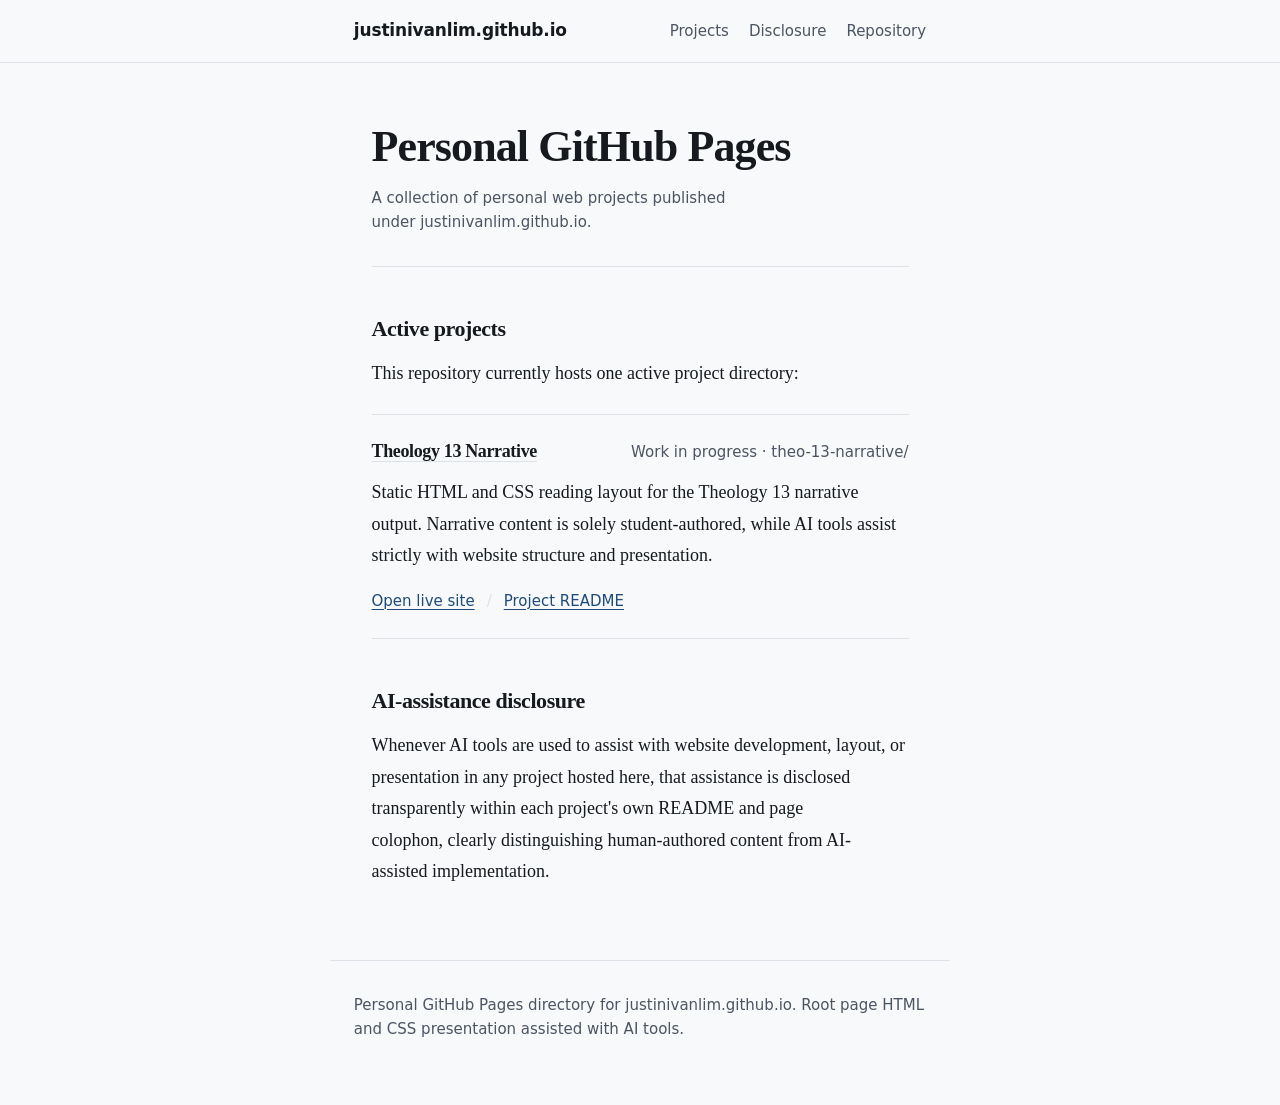
<file: index.html>
<!DOCTYPE html>
<html lang="en">
<head>
  <meta charset="UTF-8">
  <meta name="viewport" content="width=device-width, initial-scale=1.0">
  <meta name="robots" content="noindex, nofollow">
  <meta name="color-scheme" content="light dark">
  <meta name="description" content="Personal GitHub Pages index and active project directory for justinivanlim.github.io.">
  <title>justinivanlim.github.io</title>
  <link rel="stylesheet" href="styles.css">
</head>
<body>
  <a class="skip-link" href="#page-title">Skip to main content</a>

  <header class="site-header">
    <div class="header-inner">
      <a class="site-title" href="./">justinivanlim.github.io</a>
      <nav aria-label="Primary">
        <a href="#projects">Projects</a>
        <a href="#disclosure">Disclosure</a>
        <a href="https://github.com/justinivanlim/justinivanlim.github.io">Repository</a>
      </nav>
    </div>
  </header>

  <main class="reading-lane">
    <article>
      <header class="page-header">
        <h1 id="page-title" tabindex="-1">Personal GitHub Pages</h1>
        <p class="subtitle">A collection of personal web projects published under justinivanlim.github.io.</p>
      </header>

      <section id="projects" aria-labelledby="projects-heading">
        <h2 id="projects-heading">Active projects</h2>
        <p>This repository currently hosts one active project directory:</p>

        <ul class="project-list">
          <li class="project-item">
            <div class="project-header">
              <h3 class="project-name"><a href="./theo-13-narrative/">Theology 13 Narrative</a></h3>
              <span class="project-meta">Work in progress · theo-13-narrative/</span>
            </div>
            <p class="project-summary">Static HTML and CSS reading layout for the Theology 13 narrative output. Narrative content is solely student-authored, while AI tools assist strictly with website structure and presentation.</p>
            <p class="project-links">
              <a href="./theo-13-narrative/">Open live site</a>
              <span class="link-sep" aria-hidden="true">/</span>
              <a href="https://github.com/justinivanlim/justinivanlim.github.io/blob/main/theo-13-narrative/README.md">Project README</a>
            </p>
          </li>
        </ul>
      </section>

      <section id="disclosure" aria-labelledby="disclosure-heading">
        <h2 id="disclosure-heading">AI-assistance disclosure</h2>
        <p>Whenever AI tools are used to assist with website development, layout, or presentation in any project hosted here, that assistance is disclosed transparently within each project's own README and page colophon, clearly distinguishing human-authored content from AI-assisted implementation.</p>
      </section>
    </article>
  </main>

  <footer class="colophon">
    <p>Personal GitHub Pages directory for justinivanlim.github.io. Root page HTML and CSS presentation assisted with AI tools.</p>
  </footer>
</body>
</html>
</file>
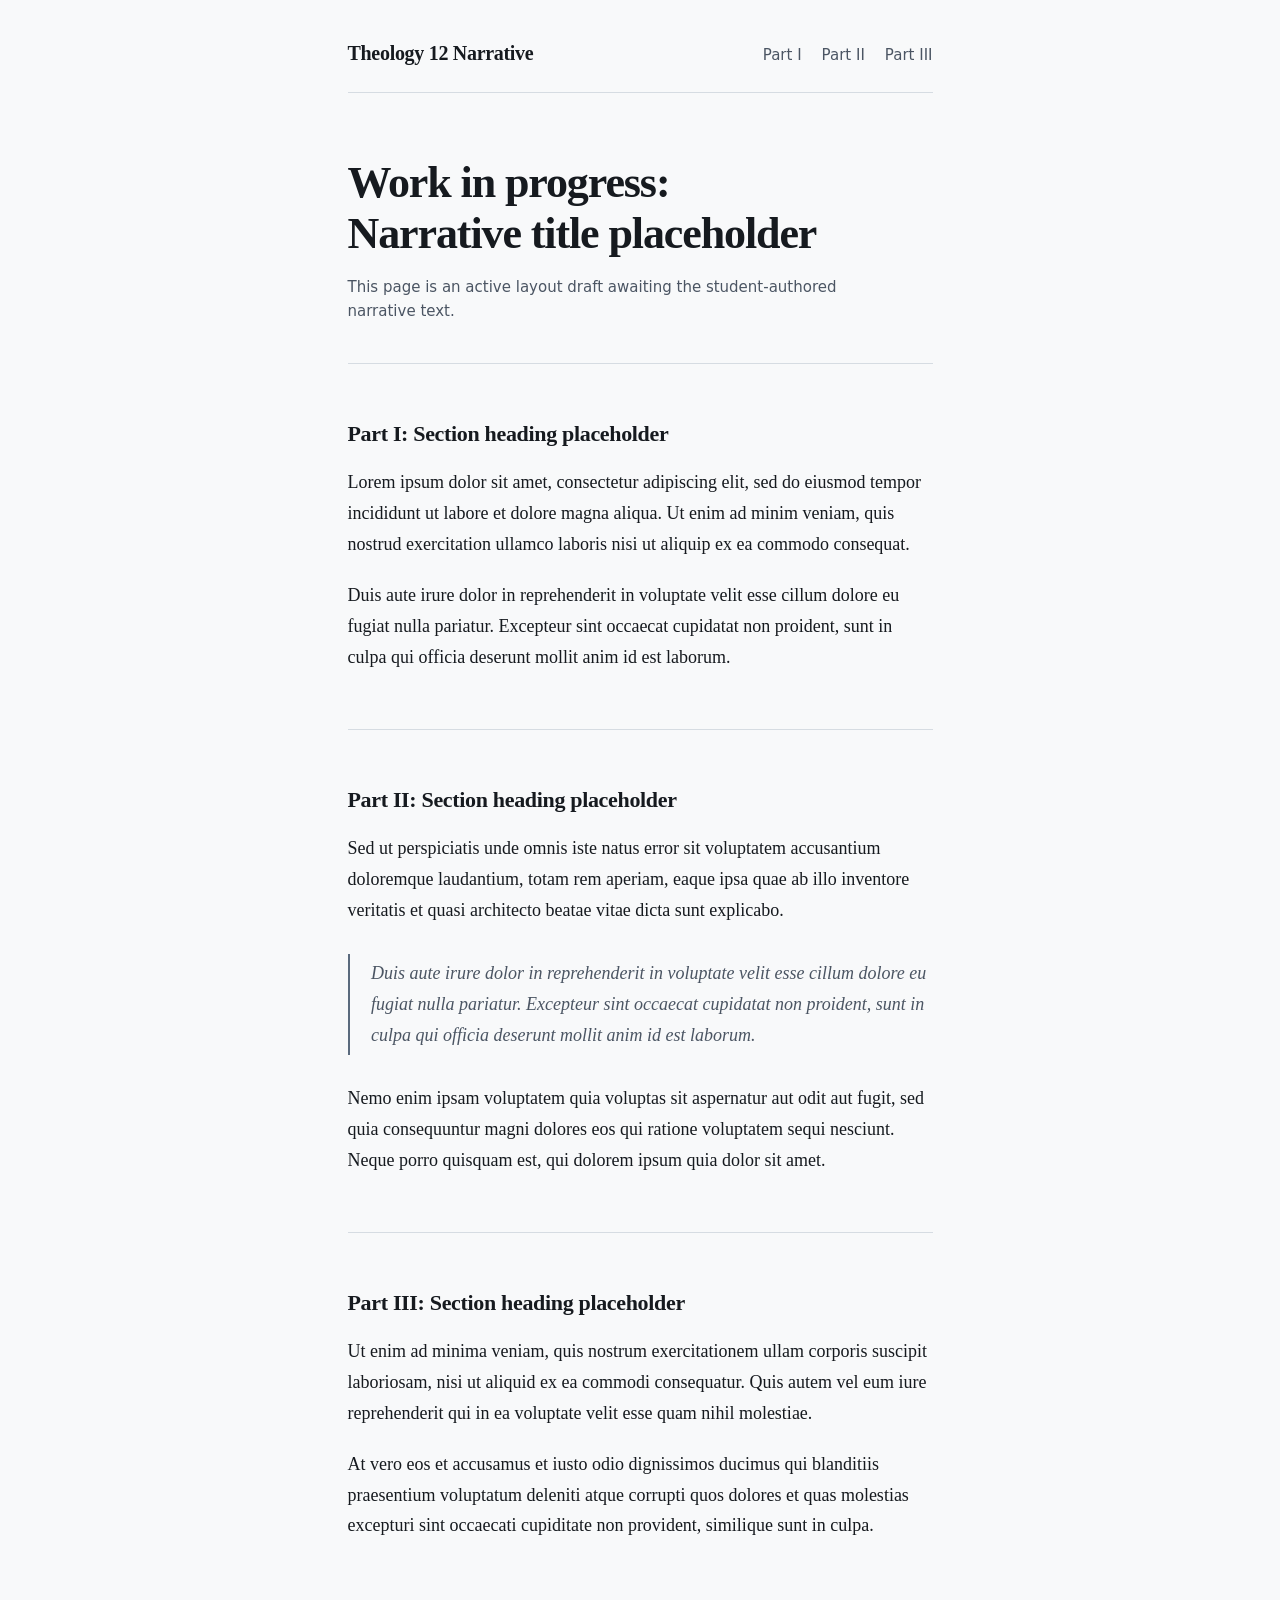
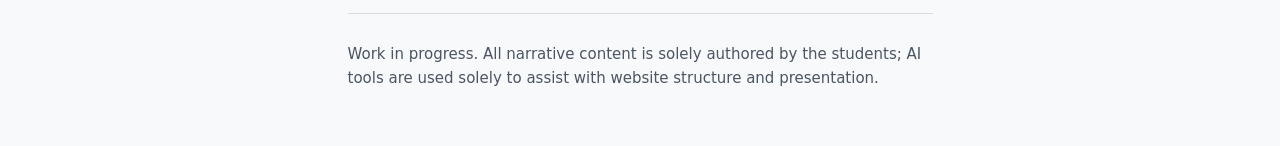
<file: theo-12-narrative/index.html>
<!DOCTYPE html>
<html lang="en">
<head>
  <meta charset="utf-8">
  <meta name="viewport" content="width=device-width, initial-scale=1.0">
  <meta name="color-scheme" content="light dark">
  <meta name="robots" content="noindex, nofollow">
  <meta name="description" content="Work-in-progress layout draft for the Theology 12 student-authored narrative.">
  <title>Work in progress | Theology 12 Narrative</title>
  <link rel="stylesheet" href="styles.css">
</head>
<body id="top">
  <a class="skip-link" href="#narrative-title">Skip to narrative</a>

  <header class="site-header">
    <a class="site-title" href="#top">Theology 12 Narrative</a>
    <nav aria-label="Narrative parts">
      <ul class="nav-list">
        <li><a href="#part-1">Part I</a></li>
        <li><a href="#part-2">Part II</a></li>
        <li><a href="#part-3">Part III</a></li>
      </ul>
    </nav>
  </header>

  <main class="site-main">
    <article class="narrative">
      <header class="article-header">
        <h1 id="narrative-title" tabindex="-1">Work in progress: Narrative title placeholder</h1>
        <p class="article-subtitle">This page is an active layout draft awaiting the student-authored narrative text.</p>
      </header>

      <section class="narrative-section" id="part-1">
        <h2>Part I: Section heading placeholder</h2>
        <p>Lorem ipsum dolor sit amet, consectetur adipiscing elit, sed do eiusmod tempor incididunt ut labore et dolore magna aliqua. Ut enim ad minim veniam, quis nostrud exercitation ullamco laboris nisi ut aliquip ex ea commodo consequat.</p>
        <p>Duis aute irure dolor in reprehenderit in voluptate velit esse cillum dolore eu fugiat nulla pariatur. Excepteur sint occaecat cupidatat non proident, sunt in culpa qui officia deserunt mollit anim id est laborum.</p>
      </section>

      <section class="narrative-section" id="part-2">
        <h2>Part II: Section heading placeholder</h2>
        <p>Sed ut perspiciatis unde omnis iste natus error sit voluptatem accusantium doloremque laudantium, totam rem aperiam, eaque ipsa quae ab illo inventore veritatis et quasi architecto beatae vitae dicta sunt explicabo.</p>
        <blockquote>
          <p>Duis aute irure dolor in reprehenderit in voluptate velit esse cillum dolore eu fugiat nulla pariatur. Excepteur sint occaecat cupidatat non proident, sunt in culpa qui officia deserunt mollit anim id est laborum.</p>
        </blockquote>
        <p>Nemo enim ipsam voluptatem quia voluptas sit aspernatur aut odit aut fugit, sed quia consequuntur magni dolores eos qui ratione voluptatem sequi nesciunt. Neque porro quisquam est, qui dolorem ipsum quia dolor sit amet.</p>
      </section>

      <section class="narrative-section" id="part-3">
        <h2>Part III: Section heading placeholder</h2>
        <p>Ut enim ad minima veniam, quis nostrum exercitationem ullam corporis suscipit laboriosam, nisi ut aliquid ex ea commodi consequatur. Quis autem vel eum iure reprehenderit qui in ea voluptate velit esse quam nihil molestiae.</p>
        <p>At vero eos et accusamus et iusto odio dignissimos ducimus qui blanditiis praesentium voluptatum deleniti atque corrupti quos dolores et quas molestias excepturi sint occaecati cupiditate non provident, similique sunt in culpa.</p>
      </section>
    </article>
  </main>

  <footer class="site-footer">
    <p class="footer-colophon">Work in progress. All narrative content is solely authored by the students; AI tools are used solely to assist with website structure and presentation.</p>
  </footer>
</body>
</html>
</file>
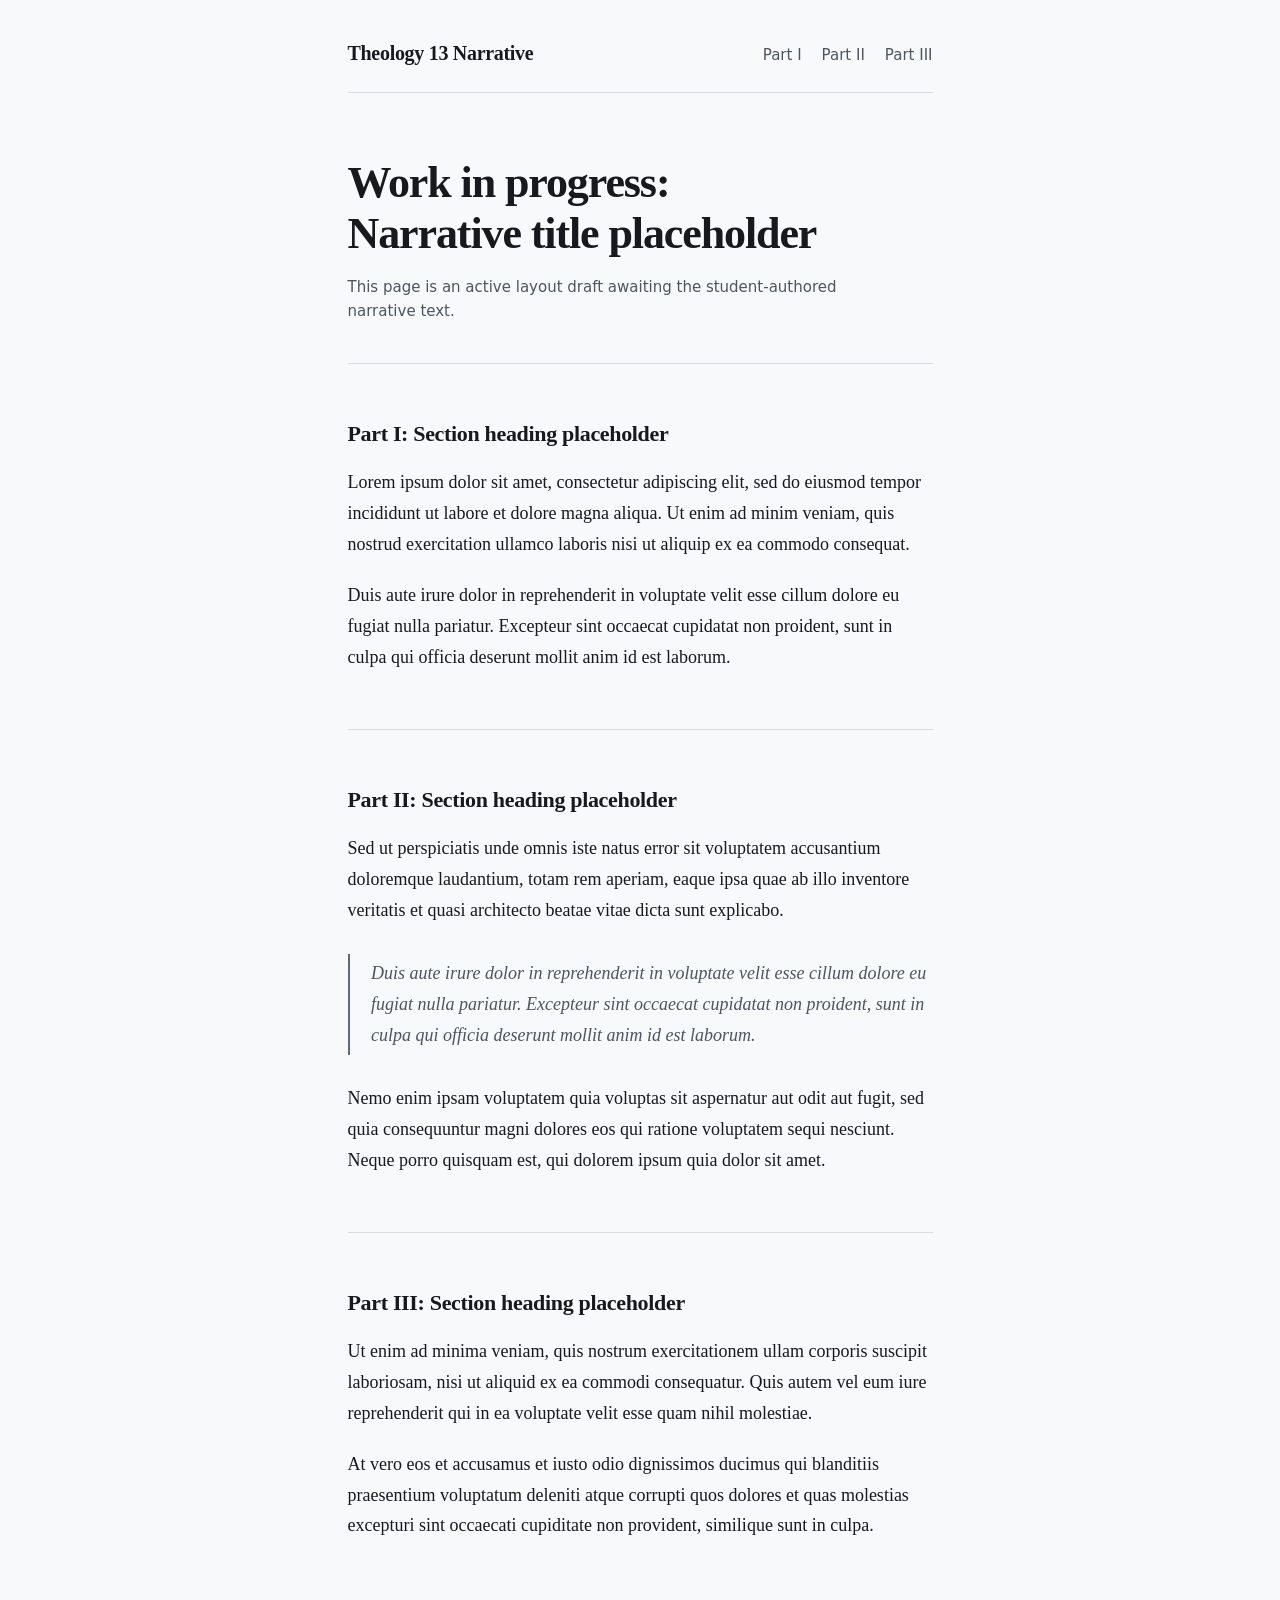
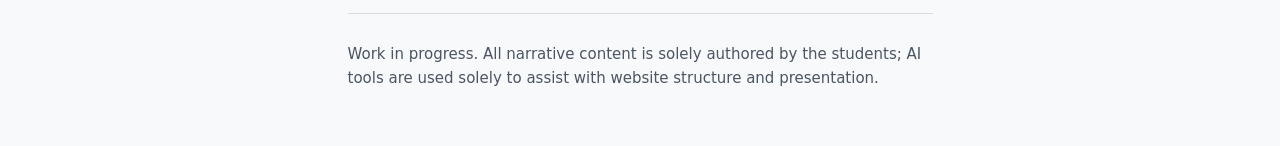
<file: theo-13-narrative/index.html>
<!DOCTYPE html>
<html lang="en">
<head>
  <meta charset="utf-8">
  <meta name="viewport" content="width=device-width, initial-scale=1.0">
  <meta name="color-scheme" content="light dark">
  <meta name="robots" content="noindex, nofollow">
  <meta name="description" content="Work-in-progress layout draft for the Theology 13 student-authored narrative.">
  <title>Work in progress | Theology 13 Narrative</title>
  <link rel="stylesheet" href="styles.css">
</head>
<body id="top">
  <a class="skip-link" href="#narrative-title">Skip to narrative</a>

  <header class="site-header">
    <a class="site-title" href="#top">Theology 13 Narrative</a>
    <nav aria-label="Narrative parts">
      <ul class="nav-list">
        <li><a href="#part-1">Part I</a></li>
        <li><a href="#part-2">Part II</a></li>
        <li><a href="#part-3">Part III</a></li>
      </ul>
    </nav>
  </header>

  <main class="site-main">
    <article class="narrative">
      <header class="article-header">
        <h1 id="narrative-title" tabindex="-1">Work in progress: Narrative title placeholder</h1>
        <p class="article-subtitle">This page is an active layout draft awaiting the student-authored narrative text.</p>
      </header>

      <section class="narrative-section" id="part-1">
        <h2>Part I: Section heading placeholder</h2>
        <p>Lorem ipsum dolor sit amet, consectetur adipiscing elit, sed do eiusmod tempor incididunt ut labore et dolore magna aliqua. Ut enim ad minim veniam, quis nostrud exercitation ullamco laboris nisi ut aliquip ex ea commodo consequat.</p>
        <p>Duis aute irure dolor in reprehenderit in voluptate velit esse cillum dolore eu fugiat nulla pariatur. Excepteur sint occaecat cupidatat non proident, sunt in culpa qui officia deserunt mollit anim id est laborum.</p>
      </section>

      <section class="narrative-section" id="part-2">
        <h2>Part II: Section heading placeholder</h2>
        <p>Sed ut perspiciatis unde omnis iste natus error sit voluptatem accusantium doloremque laudantium, totam rem aperiam, eaque ipsa quae ab illo inventore veritatis et quasi architecto beatae vitae dicta sunt explicabo.</p>
        <blockquote>
          <p>Duis aute irure dolor in reprehenderit in voluptate velit esse cillum dolore eu fugiat nulla pariatur. Excepteur sint occaecat cupidatat non proident, sunt in culpa qui officia deserunt mollit anim id est laborum.</p>
        </blockquote>
        <p>Nemo enim ipsam voluptatem quia voluptas sit aspernatur aut odit aut fugit, sed quia consequuntur magni dolores eos qui ratione voluptatem sequi nesciunt. Neque porro quisquam est, qui dolorem ipsum quia dolor sit amet.</p>
      </section>

      <section class="narrative-section" id="part-3">
        <h2>Part III: Section heading placeholder</h2>
        <p>Ut enim ad minima veniam, quis nostrum exercitationem ullam corporis suscipit laboriosam, nisi ut aliquid ex ea commodi consequatur. Quis autem vel eum iure reprehenderit qui in ea voluptate velit esse quam nihil molestiae.</p>
        <p>At vero eos et accusamus et iusto odio dignissimos ducimus qui blanditiis praesentium voluptatum deleniti atque corrupti quos dolores et quas molestias excepturi sint occaecati cupiditate non provident, similique sunt in culpa.</p>
      </section>
    </article>
  </main>

  <footer class="site-footer">
    <p class="footer-colophon">Work in progress. All narrative content is solely authored by the students; AI tools are used solely to assist with website structure and presentation.</p>
  </footer>
</body>
</html>
</file>
<file: styles.css>
@layer reset, tokens, base, layout, components;

@layer reset {
  *, *::before, *::after {
    box-sizing: border-box;
  }

  html {
    scroll-behavior: smooth;
    -webkit-text-size-adjust: 100%;
  }

  body {
    margin: 0;
  }

  h1, h2, h3, p, ul {
    margin: 0;
  }

  ul {
    padding: 0;
    list-style: none;
  }
}

@layer tokens {
  :root {
    color-scheme: light dark;

    --bg: #f8f9fa;
    --surface: #ffffff;
    --ink: #161a1f;
    --muted: #4b5563;
    --border: #dde2e8;
    --accent: #1e4b7a;
    --accent-hover: #15385c;

    --font-serif: Georgia, "Iowan Old Style", "Palatino Linotype", serif;
    --font-sans: system-ui, -apple-system, "Segoe UI", Roboto, sans-serif;

    --text-heading: 1.375rem;
    --text-body: 1.125rem;
    --text-sm: 0.9375rem;

    --measure: 65ch;
    --ease: cubic-bezier(0.22, 1, 0.36, 1);
    --duration: 180ms;
  }

  @media (prefers-color-scheme: dark) {
    :root {
      --bg: #101419;
      --surface: #171d24;
      --ink: #edf1f5;
      --muted: #9aa5b1;
      --border: #27303b;
      --accent: #8ab8e6;
      --accent-hover: #b1d1f2;
    }
  }

  @supports (color: light-dark(white, black)) {
    :root {
      --bg: light-dark(#f8f9fa, #101419);
      --surface: light-dark(#ffffff, #171d24);
      --ink: light-dark(#161a1f, #edf1f5);
      --muted: light-dark(#4b5563, #9aa5b1);
      --border: light-dark(#dde2e8, #27303b);
      --accent: light-dark(#1e4b7a, #8ab8e6);
      --accent-hover: light-dark(#15385c, #b1d1f2);
    }
  }
}

@layer base {
  body {
    background-color: var(--bg);
    color: var(--ink);
    font-family: var(--font-serif);
    font-size: var(--text-body);
    line-height: 1.75;
    text-rendering: optimizeLegibility;
  }

  h1, h2, h3 {
    font-family: var(--font-serif);
    color: var(--ink);
    line-height: 1.25;
    letter-spacing: -0.02em;
    text-wrap: balance;
  }

  h1 {
    font-size: clamp(2rem, 5vw, 2.75rem);
    font-weight: 700;
    margin-block-end: 0.75rem;
  }

  h2 {
    font-size: var(--text-heading);
    font-weight: 600;
    margin-block: 3rem 1rem;
  }

  h3 {
    font-size: var(--text-body);
    font-weight: 600;
  }

  p {
    margin-block-end: 1.25rem;
    text-wrap: pretty;
  }

  p:last-child {
    margin-block-end: 0;
  }

  a {
    color: var(--accent);
    text-decoration-thickness: 1px;
    text-underline-offset: 0.2em;
    transition: color var(--duration) var(--ease);
  }

  a:hover {
    color: var(--accent-hover);
  }

  :focus-visible {
    outline: 2px solid var(--accent);
    outline-offset: 3px;
    border-radius: 2px;
  }
}

@layer layout {
  .site-header {
    border-block-end: 1px solid var(--border);
    font-family: var(--font-sans);
    font-size: var(--text-sm);
  }

  .header-inner {
    max-inline-size: var(--measure);
    margin-inline: auto;
    padding-block: 1rem;
    padding-inline: 1.5rem;
    display: flex;
    flex-wrap: wrap;
    justify-content: space-between;
    align-items: center;
    gap: 0.75rem 1.5rem;
  }

  .site-header nav {
    display: flex;
    flex-wrap: wrap;
    align-items: center;
    gap: 0.5rem 1.25rem;
  }

  .reading-lane {
    max-inline-size: var(--measure);
    margin-inline: auto;
    padding-block: 3.5rem 4.5rem;
    padding-inline: 1.5rem;
  }

  .colophon {
    max-inline-size: var(--measure);
    margin-inline: auto;
    padding-block: 2rem 4rem;
    padding-inline: 1.5rem;
    border-block-start: 1px solid var(--border);
    color: var(--muted);
    font-family: var(--font-sans);
    font-size: var(--text-sm);
    line-height: 1.6;
  }
}

@layer components {
  .skip-link {
    position: absolute;
    inset-block-start: -100%;
    inset-inline-start: 1rem;
    z-index: 100;
    padding-block: 0.5rem;
    padding-inline: 0.875rem;
    background-color: var(--surface);
    color: var(--ink);
    border: 1px solid var(--border);
    font-family: var(--font-sans);
    font-size: var(--text-sm);
    text-decoration: none;
  }

  .skip-link:focus {
    inset-block-start: 1rem;
  }

  .site-title {
    color: var(--ink);
    font-size: 1.0625rem;
    font-weight: 600;
    text-decoration: none;
    letter-spacing: -0.01em;
  }

  .site-title:hover {
    color: var(--accent);
  }

  .site-header nav a {
    color: var(--muted);
    text-decoration: none;
  }

  .site-header nav a:hover {
    color: var(--ink);
    text-decoration: underline;
  }

  .page-header {
    padding-block-end: 2rem;
    border-block-end: 1px solid var(--border);
  }

  .subtitle {
    color: var(--muted);
    font-family: var(--font-sans);
    font-size: var(--text-sm);
    line-height: 1.6;
  }

  .project-list {
    margin-block-start: 1.5rem;
    border-block-start: 1px solid var(--border);
  }

  .project-item {
    padding-block: 1.5rem;
    border-block-end: 1px solid var(--border);
  }

  .project-header {
    display: flex;
    flex-wrap: wrap;
    justify-content: space-between;
    align-items: baseline;
    gap: 0.25rem 1rem;
    margin-block-end: 0.75rem;
  }

  .project-name a {
    color: var(--ink);
    text-decoration-color: var(--border);
  }

  .project-name a:hover {
    color: var(--accent);
    text-decoration-color: var(--accent);
  }

  .project-meta {
    color: var(--muted);
    font-family: var(--font-sans);
    font-size: var(--text-sm);
  }

  .project-summary {
    margin-block-end: 1rem;
  }

  .project-links {
    display: flex;
    flex-wrap: wrap;
    align-items: center;
    gap: 0.5rem 0.75rem;
    font-family: var(--font-sans);
    font-size: var(--text-sm);
  }

  .link-sep {
    color: var(--border);
  }
}

@media (pointer: coarse) {
  .site-header a,
  .project-links a {
    min-block-size: 2.75rem;
    display: inline-flex;
    align-items: center;
  }
}

@media (prefers-reduced-motion: reduce) {
  html {
    scroll-behavior: auto;
  }

  a {
    transition: none;
  }
}

@media (forced-colors: active) {
  .site-header,
  .page-header,
  .project-list,
  .project-item,
  .colophon {
    border-color: CanvasText;
  }

  :focus-visible {
    outline: 2px solid Highlight;
  }
}

@media print {
  .skip-link,
  .site-header {
    display: none;
  }

  body {
    background-color: #ffffff;
    color: #000000;
  }

  a {
    color: #1e4b7a;
  }

  h1, h2, h3 {
    break-after: avoid;
  }

  .project-item {
    break-inside: avoid;
  }

  .reading-lane,
  .colophon {
    padding-inline: 0;
  }

  .reading-lane {
    padding-block: 0 2rem;
  }
}
</file>
<file: theo-12-narrative/styles.css>
@layer reset, tokens, base, layout, components;

@layer reset {
  :where(html, body, header, nav, main, article, section, footer, h1, h2, p, blockquote, ul, li, a) {
    box-sizing: border-box;
  }

  :where(body, h1, h2, p, blockquote, ul) {
    margin: 0;
  }
}

@layer tokens {
  :root {
    color-scheme: light dark;

    /* Raw palette tokens: cool architectural stone & deep slate ink */
    --bg-light: #f8f9fa;
    --bg-dark: #101419;
    --surface-light: #f1f3f5;
    --surface-dark: #161c23;
    --ink-light: #161a1f;
    --ink-dark: #edf1f5;
    --ink-muted-light: #4b5563;
    --ink-muted-dark: #a5b1be;
    --accent-light: #1e4b7a;
    --accent-dark: #8ab8e6;
    --accent-hover-light: #15375b;
    --accent-hover-dark: #b0d1f0;
    --border-light: #d6dce2;
    --border-dark: #27313c;
    --border-quote-light: #5a6a7d;
    --border-quote-dark: #7d92a8;
    --focus-light: #1e4b7a;
    --focus-dark: #8ab8e6;
    --selection-bg-light: #d6e4f2;
    --selection-bg-dark: #25415e;

    /* Semantic color tokens (light default + dark media fallback) */
    --bg: var(--bg-light);
    --surface: var(--surface-light);
    --ink: var(--ink-light);
    --ink-muted: var(--ink-muted-light);
    --accent: var(--accent-light);
    --accent-hover: var(--accent-hover-light);
    --border: var(--border-light);
    --border-quote: var(--border-quote-light);
    --focus: var(--focus-light);
    --selection-bg: var(--selection-bg-light);

    @media (prefers-color-scheme: dark) {
      --bg: var(--bg-dark);
      --surface: var(--surface-dark);
      --ink: var(--ink-dark);
      --ink-muted: var(--ink-muted-dark);
      --accent: var(--accent-dark);
      --accent-hover: var(--accent-hover-dark);
      --border: var(--border-dark);
      --border-quote: var(--border-quote-dark);
      --focus: var(--focus-dark);
      --selection-bg: var(--selection-bg-dark);
    }

    @supports (color: light-dark(white, black)) {
      --bg: light-dark(var(--bg-light), var(--bg-dark));
      --surface: light-dark(var(--surface-light), var(--surface-dark));
      --ink: light-dark(var(--ink-light), var(--ink-dark));
      --ink-muted: light-dark(var(--ink-muted-light), var(--ink-muted-dark));
      --accent: light-dark(var(--accent-light), var(--accent-dark));
      --accent-hover: light-dark(var(--accent-hover-light), var(--accent-hover-dark));
      --border: light-dark(var(--border-light), var(--border-dark));
      --border-quote: light-dark(var(--border-quote-light), var(--border-quote-dark));
      --focus: light-dark(var(--focus-light), var(--focus-dark));
      --selection-bg: light-dark(var(--selection-bg-light), var(--selection-bg-dark));
    }

    @media (forced-colors: active) {
      --bg: Canvas;
      --surface: Canvas;
      --ink: CanvasText;
      --ink-muted: GrayText;
      --accent: LinkText;
      --accent-hover: LinkText;
      --border: CanvasText;
      --border-quote: CanvasText;
      --focus: Highlight;
      --selection-bg: Highlight;
    }

    /* Typography */
    --font-serif: "Iowan Old Style", "Palatino Linotype", Palatino, "Book Antiqua", Georgia, Cambria, "Times New Roman", Times, serif;
    --font-sans: system-ui, -apple-system, BlinkMacSystemFont, "Segoe UI", Roboto, "Helvetica Neue", Arial, sans-serif;

    --text-site-title: 1.25rem;
    --text-display: clamp(1.875rem, 1.35rem + 2.2vw, 2.75rem);
    --text-heading: 1.375rem;
    --text-body: 1.125rem;
    --text-sm: 0.9375rem;

    /* Layout & motion */
    --measure: 65ch;
    --gutter: clamp(1.25rem, 5vw, 2rem);
    --space-section: clamp(2.5rem, 5vw, 3.5rem);
    --transition-fast: 180ms cubic-bezier(0.22, 1, 0.36, 1);
  }
}

@layer base {
  html {
    background-color: var(--bg);
    color: var(--ink);
    font-family: var(--font-serif);
    font-size: 100%;
    -webkit-text-size-adjust: 100%;
    text-size-adjust: 100%;
    scroll-behavior: smooth;
  }

  @media (prefers-reduced-motion: reduce) {
    html {
      scroll-behavior: auto;
    }
  }

  body {
    min-block-size: 100vh;
    min-block-size: 100dvh;
    display: flex;
    flex-direction: column;
    font-size: var(--text-body);
    line-height: 1.72;
    text-align: start;
    overflow-wrap: break-word;
    accent-color: var(--accent);
  }

  h1,
  h2 {
    font-family: var(--font-serif);
    font-weight: 600;
    color: var(--ink);
    text-wrap: balance;
  }

  h1 {
    font-size: var(--text-display);
    line-height: 1.16;
    letter-spacing: -0.025em;
  }

  h2 {
    font-size: var(--text-heading);
    line-height: 1.3;
    letter-spacing: -0.015em;
  }

  p,
  blockquote {
    text-wrap: pretty;
  }

  a {
    color: var(--accent);
    text-decoration-thickness: 1px;
    text-underline-offset: 0.22em;
    transition:
      color var(--transition-fast),
      text-decoration-color var(--transition-fast);
  }

  a:hover {
    color: var(--accent-hover);
  }

  :where(a:any-link, [tabindex="-1"]):focus-visible {
    outline: 2px solid var(--focus);
    outline-offset: 3px;
    border-radius: 2px;
  }

  :where([tabindex="-1"]):focus:not(:focus-visible) {
    outline: none;
  }

  ::selection {
    background-color: var(--selection-bg);
    color: var(--ink);
  }
}

@layer layout {
  .site-header,
  .site-main,
  .site-footer {
    inline-size: min(100% - 2 * var(--gutter), var(--measure));
    margin-inline: auto;
  }

  .site-main {
    flex: 1 0 auto;
  }
}

@layer components {
  .skip-link:where(:not(:focus-visible, :active)) {
    position: absolute;
    clip-path: inset(50%);
    overflow: hidden;
    inline-size: 1px;
    block-size: 1px;
    margin: -1px;
    padding: 0;
    border: 0;
    white-space: nowrap;
  }

  .skip-link:focus-visible {
    position: fixed;
    inset-block-start: 0.75rem;
    inset-inline-start: 0.75rem;
    z-index: 10;
    padding: 0.5rem 0.875rem;
    background-color: var(--surface);
    color: var(--ink);
    font-family: var(--font-sans);
    font-size: var(--text-sm);
    text-decoration: none;
    border: 1px solid var(--border);
    border-radius: 4px;
  }

  .site-header {
    display: flex;
    flex-wrap: wrap;
    align-items: baseline;
    justify-content: space-between;
    row-gap: 0.75rem;
    column-gap: 1.5rem;
    padding-block: clamp(1.5rem, 3.5vw, 2.25rem) 1.25rem;
    border-block-end: 1px solid var(--border);
  }

  .site-title {
    font-family: var(--font-serif);
    font-size: var(--text-site-title);
    font-weight: 600;
    letter-spacing: -0.015em;
    color: var(--ink);
    text-decoration: none;
    transition: color var(--transition-fast);
  }

  .site-title:hover {
    color: var(--accent);
  }

  .nav-list {
    display: flex;
    flex-wrap: wrap;
    align-items: center;
    gap: 0.25rem 1.25rem;
    list-style: none;
    padding: 0;
    font-family: var(--font-sans);
    font-size: var(--text-sm);
  }

  .nav-list a {
    display: inline-flex;
    align-items: center;
    min-block-size: 2rem;
    color: var(--ink-muted);
    text-decoration: none;
    border-block-end: 1px solid transparent;
    transition:
      color var(--transition-fast),
      border-color var(--transition-fast);
  }

  .nav-list a:hover,
  .nav-list a:focus-visible {
    color: var(--ink);
    border-color: var(--accent);
  }

  @media (pointer: coarse) {
    .nav-list a {
      min-block-size: 2.75rem;
    }
  }

  .article-header {
    padding-block: clamp(2.5rem, 6vw, 4rem) clamp(1.75rem, 4vw, 2.5rem);
    border-block-end: 1px solid var(--border);
  }

  .article-subtitle {
    margin-block-start: 1rem;
    font-family: var(--font-sans);
    font-size: var(--text-sm);
    line-height: 1.6;
    color: var(--ink-muted);
    max-inline-size: 56ch;
  }

  .narrative-section {
    padding-block: var(--space-section);
    scroll-margin-block-start: 2rem;
  }

  .narrative-section:not(:last-child) {
    border-block-end: 1px solid var(--border);
  }

  .narrative-section h2 {
    margin-block-end: 1.15rem;
  }

  .narrative-section p + p {
    margin-block-start: 1.25rem;
  }

  .narrative-section blockquote {
    margin-block: 1.75rem;
    padding-block: 0.25rem;
    padding-inline-start: 1.35rem;
    border-inline-start: 2px solid var(--border-quote);
    font-style: italic;
    color: var(--ink-muted);
  }

  .site-footer {
    margin-block-start: 1rem;
    padding-block: 1.75rem clamp(2.5rem, 5vw, 3.5rem);
    border-block-start: 1px solid var(--border);
  }

  .footer-colophon {
    font-family: var(--font-sans);
    font-size: var(--text-sm);
    line-height: 1.6;
    color: var(--ink-muted);
  }
}

@media print {
  :root {
    color-scheme: light;
  }

  html,
  body {
    background: #ffffff;
    color: #000000;
    font-size: 11pt;
    line-height: 1.5;
  }

  .site-header nav,
  .skip-link {
    display: none;
  }

  .site-header,
  .site-main,
  .site-footer {
    inline-size: 100%;
    max-inline-size: none;
  }

  .site-header,
  .article-header,
  .narrative-section:not(:last-child),
  .site-footer {
    border-color: #cccccc;
  }

  h1,
  h2 {
    color: #000000;
    break-after: avoid;
  }

  .narrative-section blockquote {
    border-inline-start-color: #666666;
    color: #222222;
    break-inside: avoid;
  }

  .article-subtitle,
  .footer-colophon {
    color: #333333;
  }
}
</file>
<file: theo-13-narrative/styles.css>
@layer reset, tokens, base, layout, components;

@layer reset {
  :where(html, body, header, nav, main, article, section, footer, h1, h2, p, blockquote, ul, li, a) {
    box-sizing: border-box;
  }

  :where(body, h1, h2, p, blockquote, ul) {
    margin: 0;
  }
}

@layer tokens {
  :root {
    color-scheme: light dark;

    /* Raw palette tokens: cool architectural stone & deep slate ink */
    --bg-light: #f8f9fa;
    --bg-dark: #101419;
    --surface-light: #f1f3f5;
    --surface-dark: #161c23;
    --ink-light: #161a1f;
    --ink-dark: #edf1f5;
    --ink-muted-light: #4b5563;
    --ink-muted-dark: #a5b1be;
    --accent-light: #1e4b7a;
    --accent-dark: #8ab8e6;
    --accent-hover-light: #15375b;
    --accent-hover-dark: #b0d1f0;
    --border-light: #d6dce2;
    --border-dark: #27313c;
    --border-quote-light: #5a6a7d;
    --border-quote-dark: #7d92a8;
    --focus-light: #1e4b7a;
    --focus-dark: #8ab8e6;
    --selection-bg-light: #d6e4f2;
    --selection-bg-dark: #25415e;

    /* Semantic color tokens (light default + dark media fallback) */
    --bg: var(--bg-light);
    --surface: var(--surface-light);
    --ink: var(--ink-light);
    --ink-muted: var(--ink-muted-light);
    --accent: var(--accent-light);
    --accent-hover: var(--accent-hover-light);
    --border: var(--border-light);
    --border-quote: var(--border-quote-light);
    --focus: var(--focus-light);
    --selection-bg: var(--selection-bg-light);

    @media (prefers-color-scheme: dark) {
      --bg: var(--bg-dark);
      --surface: var(--surface-dark);
      --ink: var(--ink-dark);
      --ink-muted: var(--ink-muted-dark);
      --accent: var(--accent-dark);
      --accent-hover: var(--accent-hover-dark);
      --border: var(--border-dark);
      --border-quote: var(--border-quote-dark);
      --focus: var(--focus-dark);
      --selection-bg: var(--selection-bg-dark);
    }

    @supports (color: light-dark(white, black)) {
      --bg: light-dark(var(--bg-light), var(--bg-dark));
      --surface: light-dark(var(--surface-light), var(--surface-dark));
      --ink: light-dark(var(--ink-light), var(--ink-dark));
      --ink-muted: light-dark(var(--ink-muted-light), var(--ink-muted-dark));
      --accent: light-dark(var(--accent-light), var(--accent-dark));
      --accent-hover: light-dark(var(--accent-hover-light), var(--accent-hover-dark));
      --border: light-dark(var(--border-light), var(--border-dark));
      --border-quote: light-dark(var(--border-quote-light), var(--border-quote-dark));
      --focus: light-dark(var(--focus-light), var(--focus-dark));
      --selection-bg: light-dark(var(--selection-bg-light), var(--selection-bg-dark));
    }

    @media (forced-colors: active) {
      --bg: Canvas;
      --surface: Canvas;
      --ink: CanvasText;
      --ink-muted: GrayText;
      --accent: LinkText;
      --accent-hover: LinkText;
      --border: CanvasText;
      --border-quote: CanvasText;
      --focus: Highlight;
      --selection-bg: Highlight;
    }

    /* Typography */
    --font-serif: "Iowan Old Style", "Palatino Linotype", Palatino, "Book Antiqua", Georgia, Cambria, "Times New Roman", Times, serif;
    --font-sans: system-ui, -apple-system, BlinkMacSystemFont, "Segoe UI", Roboto, "Helvetica Neue", Arial, sans-serif;

    --text-site-title: 1.25rem;
    --text-display: clamp(1.875rem, 1.35rem + 2.2vw, 2.75rem);
    --text-heading: 1.375rem;
    --text-body: 1.125rem;
    --text-sm: 0.9375rem;

    /* Layout & motion */
    --measure: 65ch;
    --gutter: clamp(1.25rem, 5vw, 2rem);
    --space-section: clamp(2.5rem, 5vw, 3.5rem);
    --transition-fast: 180ms cubic-bezier(0.22, 1, 0.36, 1);
  }
}

@layer base {
  html {
    background-color: var(--bg);
    color: var(--ink);
    font-family: var(--font-serif);
    font-size: 100%;
    -webkit-text-size-adjust: 100%;
    text-size-adjust: 100%;
    scroll-behavior: smooth;
  }

  @media (prefers-reduced-motion: reduce) {
    html {
      scroll-behavior: auto;
    }
  }

  body {
    min-block-size: 100vh;
    min-block-size: 100dvh;
    display: flex;
    flex-direction: column;
    font-size: var(--text-body);
    line-height: 1.72;
    text-align: start;
    overflow-wrap: break-word;
    accent-color: var(--accent);
  }

  h1,
  h2 {
    font-family: var(--font-serif);
    font-weight: 600;
    color: var(--ink);
    text-wrap: balance;
  }

  h1 {
    font-size: var(--text-display);
    line-height: 1.16;
    letter-spacing: -0.025em;
  }

  h2 {
    font-size: var(--text-heading);
    line-height: 1.3;
    letter-spacing: -0.015em;
  }

  p,
  blockquote {
    text-wrap: pretty;
  }

  a {
    color: var(--accent);
    text-decoration-thickness: 1px;
    text-underline-offset: 0.22em;
    transition:
      color var(--transition-fast),
      text-decoration-color var(--transition-fast);
  }

  a:hover {
    color: var(--accent-hover);
  }

  :where(a:any-link, [tabindex="-1"]):focus-visible {
    outline: 2px solid var(--focus);
    outline-offset: 3px;
    border-radius: 2px;
  }

  :where([tabindex="-1"]):focus:not(:focus-visible) {
    outline: none;
  }

  ::selection {
    background-color: var(--selection-bg);
    color: var(--ink);
  }
}

@layer layout {
  .site-header,
  .site-main,
  .site-footer {
    inline-size: min(100% - 2 * var(--gutter), var(--measure));
    margin-inline: auto;
  }

  .site-main {
    flex: 1 0 auto;
  }
}

@layer components {
  .skip-link:where(:not(:focus-visible, :active)) {
    position: absolute;
    clip-path: inset(50%);
    overflow: hidden;
    inline-size: 1px;
    block-size: 1px;
    margin: -1px;
    padding: 0;
    border: 0;
    white-space: nowrap;
  }

  .skip-link:focus-visible {
    position: fixed;
    inset-block-start: 0.75rem;
    inset-inline-start: 0.75rem;
    z-index: 10;
    padding: 0.5rem 0.875rem;
    background-color: var(--surface);
    color: var(--ink);
    font-family: var(--font-sans);
    font-size: var(--text-sm);
    text-decoration: none;
    border: 1px solid var(--border);
    border-radius: 4px;
  }

  .site-header {
    display: flex;
    flex-wrap: wrap;
    align-items: baseline;
    justify-content: space-between;
    row-gap: 0.75rem;
    column-gap: 1.5rem;
    padding-block: clamp(1.5rem, 3.5vw, 2.25rem) 1.25rem;
    border-block-end: 1px solid var(--border);
  }

  .site-title {
    font-family: var(--font-serif);
    font-size: var(--text-site-title);
    font-weight: 600;
    letter-spacing: -0.015em;
    color: var(--ink);
    text-decoration: none;
    transition: color var(--transition-fast);
  }

  .site-title:hover {
    color: var(--accent);
  }

  .nav-list {
    display: flex;
    flex-wrap: wrap;
    align-items: center;
    gap: 0.25rem 1.25rem;
    list-style: none;
    padding: 0;
    font-family: var(--font-sans);
    font-size: var(--text-sm);
  }

  .nav-list a {
    display: inline-flex;
    align-items: center;
    min-block-size: 2rem;
    color: var(--ink-muted);
    text-decoration: none;
    border-block-end: 1px solid transparent;
    transition:
      color var(--transition-fast),
      border-color var(--transition-fast);
  }

  .nav-list a:hover,
  .nav-list a:focus-visible {
    color: var(--ink);
    border-color: var(--accent);
  }

  @media (pointer: coarse) {
    .nav-list a {
      min-block-size: 2.75rem;
    }
  }

  .article-header {
    padding-block: clamp(2.5rem, 6vw, 4rem) clamp(1.75rem, 4vw, 2.5rem);
    border-block-end: 1px solid var(--border);
  }

  .article-subtitle {
    margin-block-start: 1rem;
    font-family: var(--font-sans);
    font-size: var(--text-sm);
    line-height: 1.6;
    color: var(--ink-muted);
    max-inline-size: 56ch;
  }

  .narrative-section {
    padding-block: var(--space-section);
    scroll-margin-block-start: 2rem;
  }

  .narrative-section:not(:last-child) {
    border-block-end: 1px solid var(--border);
  }

  .narrative-section h2 {
    margin-block-end: 1.15rem;
  }

  .narrative-section p + p {
    margin-block-start: 1.25rem;
  }

  .narrative-section blockquote {
    margin-block: 1.75rem;
    padding-block: 0.25rem;
    padding-inline-start: 1.35rem;
    border-inline-start: 2px solid var(--border-quote);
    font-style: italic;
    color: var(--ink-muted);
  }

  .site-footer {
    margin-block-start: 1rem;
    padding-block: 1.75rem clamp(2.5rem, 5vw, 3.5rem);
    border-block-start: 1px solid var(--border);
  }

  .footer-colophon {
    font-family: var(--font-sans);
    font-size: var(--text-sm);
    line-height: 1.6;
    color: var(--ink-muted);
  }
}

@media print {
  :root {
    color-scheme: light;
  }

  html,
  body {
    background: #ffffff;
    color: #000000;
    font-size: 11pt;
    line-height: 1.5;
  }

  .site-header nav,
  .skip-link {
    display: none;
  }

  .site-header,
  .site-main,
  .site-footer {
    inline-size: 100%;
    max-inline-size: none;
  }

  .site-header,
  .article-header,
  .narrative-section:not(:last-child),
  .site-footer {
    border-color: #cccccc;
  }

  h1,
  h2 {
    color: #000000;
    break-after: avoid;
  }

  .narrative-section blockquote {
    border-inline-start-color: #666666;
    color: #222222;
    break-inside: avoid;
  }

  .article-subtitle,
  .footer-colophon {
    color: #333333;
  }
}
</file>
